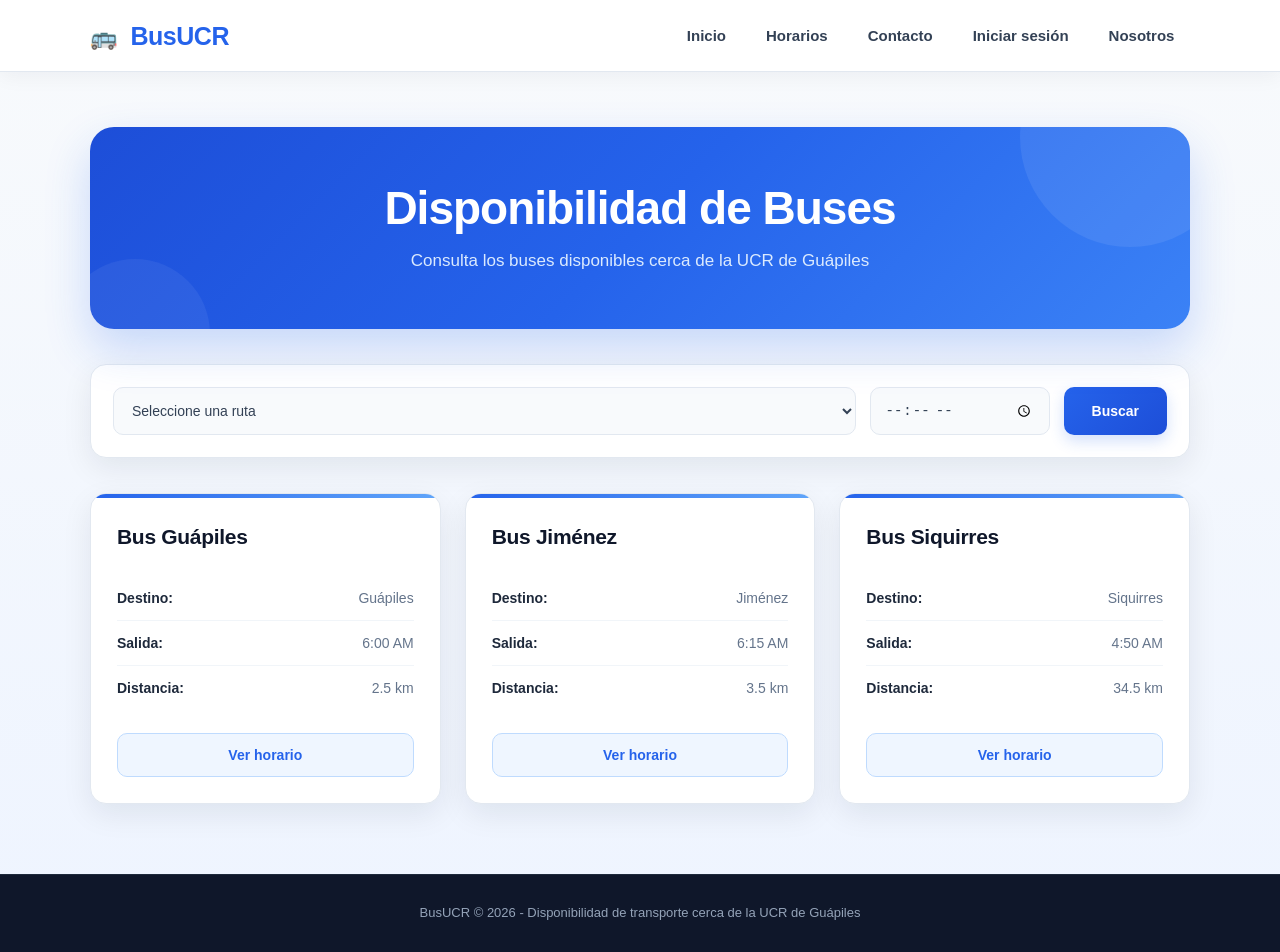
<file: index.html>
<!DOCTYPE html>
<html lang="es">

<head>

    <meta charset="UTF-8">

    <meta name="viewport" content="width=device-width, initial-scale=1.0">

    <title>BusUCR</title>

    <!-- Importación del archivo CSS -->
    <link rel="stylesheet" href="css/style.css">

</head>

<body>


    <nav class="navbar">

        <div class="logo">
            BusUCR
        </div>

        <ul>

            <li>
                <a href="index.html">
                    Inicio
                </a>
            </li>

            <li>
                <a href="horarios.html">
                    Horarios
                </a>
            </li>

            <li>
                <a href="contacto.html">
                    Contacto
                </a>
            </li>

            <li>
                <a href="login.html" class="btn-login">
                    Iniciar sesión
                </a>
            </li>

            <li>
                <a href="nosotros.html">
                    Nosotros
                </a>
            </li>

        </ul>

    </nav>

    <!-- ==============================
         ENCABEZADO
    ============================== -->

    <header class="header">

        <h1>
            Disponibilidad de Buses
        </h1>

        <p>
            Consulta los buses disponibles cerca de la UCR de Guápiles
        </p>

    </header>


    <!-- ==============================
         CONTENIDO PRINCIPAL
    ============================== -->

    <main class="container">


        <!-- FILTROS -->

        <div class="filters">

            <select id="select-ruta">

                <option value="">
                    Seleccione una ruta
                </option>

               <option value="guapiles">
                    Guápiles - UCR
                </option>

                <option value="jimenez">
                    Jiménez - UCR
                </option>

                <option value="siquirres">
                    Siquirres - UCR
                </option>

            </select>


            <input type="time" id="input-hora-index">


            <button class="btn-search" onclick="buscarHorarioEspecifico()">
                Buscar
            </button>

        </div>


        <!-- ==============================
             BUSES
        ============================== -->

        <div class="bus-container">


            <!-- BUS 1 : Guápiles-->

            <div class="bus-card">

                <h2>
                    Bus Guápiles
                </h2>


                <p class="bus-info">

                    <strong>
                        Destino:
                    </strong>

                   Guápiles

                </p>


                <p class="bus-info">

                    <strong>
                        Salida:
                    </strong>

                    6:00 AM

                </p>


                <p class="bus-info">

                    <strong>
                        Distancia:
                    </strong>

                    2.5 km

                </p>

                <button class="btn-schedule" onclick="seleccionarRuta('guapiles')">

                    Ver horario

                </button>

            </div>


            <!-- BUS 2 -->

            <div class="bus-card">

                <h2>
                    Bus Jiménez
                </h2>


                <p class="bus-info">

                    <strong>
                        Destino:
                    </strong>

                    Jiménez

                </p>


                <p class="bus-info">

                    <strong>
                        Salida:
                    </strong>

                    6:15 AM

                </p>


                <p class="bus-info">

                    <strong>
                        Distancia:
                    </strong>

                    3.5 km

                </p>


                <button class="btn-schedule" onclick="seleccionarRuta('jimenez')">

                    Ver horario

                </button>

            </div>


            <!-- BUS 3 -->

            <div class="bus-card">

                <h2>
                    Bus Siquirres
                </h2>


                <p class="bus-info">

                    <strong>
                        Destino:
                    </strong>

                    Siquirres

                </p>


                <p class="bus-info">

                    <strong>
                        Salida:
                    </strong>

                    4:50 AM

                </p>


                <p class="bus-info">

                    <strong>
                        Distancia:
                    </strong>

                    34.5 km

                </p>

                <button class="btn-schedule" onclick="seleccionarRuta('siquirres')">

                    Ver horario

                </button>

            </div>


        </div>

    </main>


    <!-- ==============================
         FOOTER
    ============================== -->

    <footer>

        <p>
            BusUCR © 2026 -
            Disponibilidad de transporte cerca de la UCR de Guápiles
        </p>

    </footer>
<script>
    // Función para los botones "Ver horario" de las tarjetas
    function seleccionarRuta(ruta) {
        localStorage.setItem('rutaSeleccionada', ruta);
        localStorage.removeItem('horaBuscada'); // Limpiamos hora por si acaso
        window.location.href = 'horarios.html';
    }

    // NUEVA: Función para el buscador principal de la parte de arriba
    function buscarHorarioEspecifico() {
        const rutaSeleccionada = document.getElementById('select-ruta').value;
        const horaIngresada = document.getElementById('input-hora-index').value;

        // Validación de que seleccione una ruta obligatoriamente
        if (!rutaSeleccionada) {
            alert('Por favor, selecciona una ruta válida.');
            return;
        }

        // Guardamos la ruta en la memoria
        localStorage.setItem('rutaSeleccionada', rutaSeleccionada);

        // Si el usuario digitó una hora, la guardamos también; si la dejó vacía, la borramos
        if (horaIngresada) {
            localStorage.setItem('horaBuscada', horaIngresada);
        } else {
            localStorage.removeItem('horaBuscada');
        }

        // Redirigimos a la página de horarios
        window.location.href = 'horarios.html';
    }
</script>

</body>

</html>
</file>
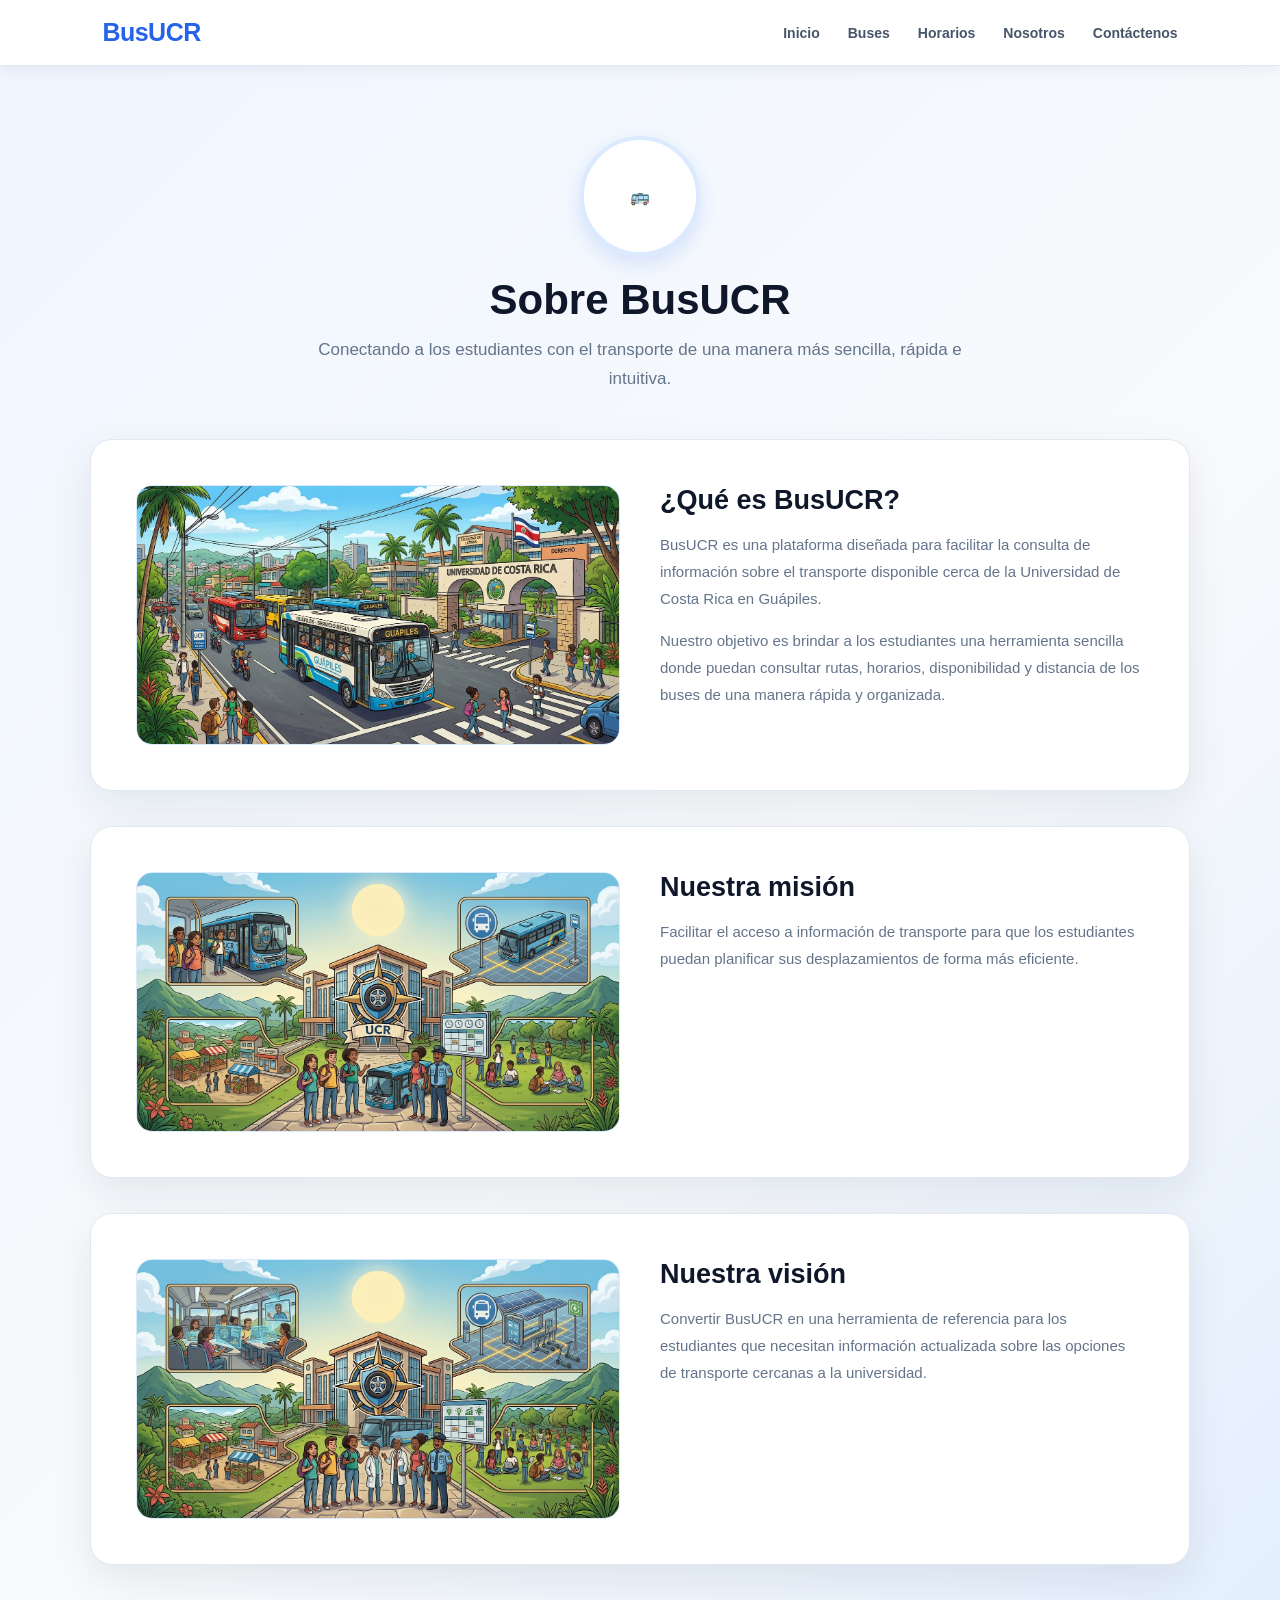
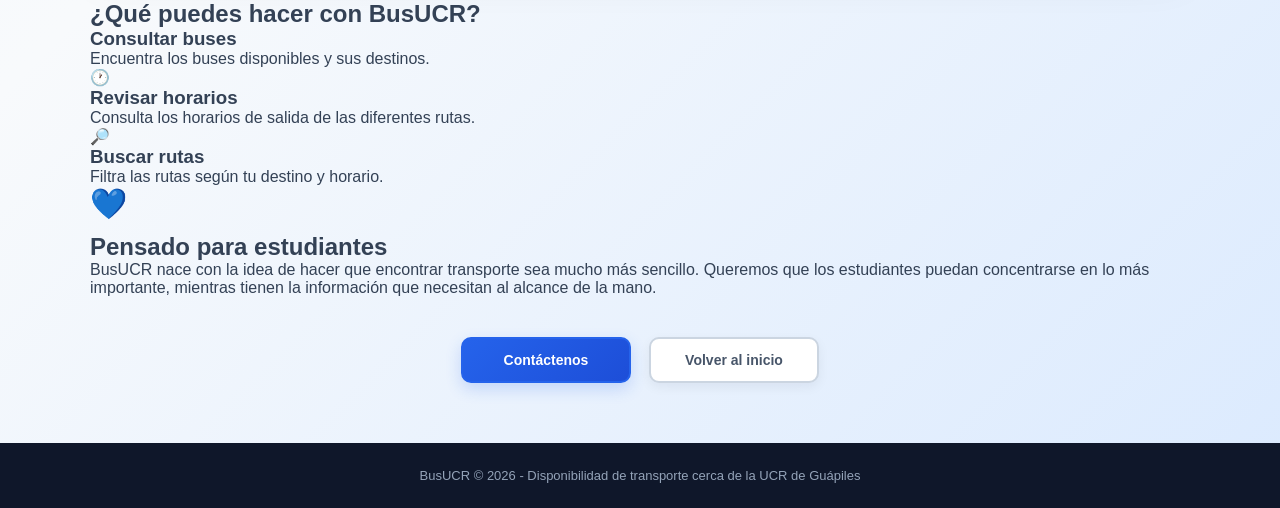
<file: nosotros.html>
<!DOCTYPE html>
<html lang="es">

<head>

    <meta charset="UTF-8">

    <meta
        name="viewport"
        content="width=device-width, initial-scale=1.0"
    >

    <title>Nosotros | BusUCR</title>

    <!-- CSS de Nosotros -->
    <link
        rel="stylesheet"
        href="css/styleNosotros.css"
    >

</head>


<body class="nosotros-page">


    <!-- ==============================
         NAVEGACIÓN
    =============================== -->

    <nav class="navbar">

        <div class="logo">
            BusUCR
        </div>

        <ul>

            <li>
                <a href="index.html">
                    Inicio
                </a>
            </li>

            <li>
                <a href="index.html#buses">
                    Buses
                </a>
            </li>

            <li>
                <a href="#">
                    Horarios
                </a>
            </li>

            <li>
                <a href="nosotros.html">
                    Nosotros
                </a>
            </li>

            <li>
                <a href="contacto.html">
                    Contáctenos
                </a>
            </li>

        </ul>

    </nav>


    <!-- ==============================
         ENCABEZADO
    =============================== -->

    <header class="nosotros-header">

        <div class="nosotros-icon">
            🚌
        </div>

        <h1>
            Sobre BusUCR
        </h1>

        <p>
            Conectando a los estudiantes con el transporte
            de una manera más sencilla, rápida e intuitiva.
        </p>

    </header>


    <!-- ==============================
         CONTENIDO PRINCIPAL
    =============================== -->

    <main class="nosotros-container">


        <!-- ==============================
             ¿QUÉ ES BUSUCR?
        =============================== -->

        <section class="nosotros-card">

            <div class="card-icon">
                <img src="img/busUCR.jfif" alt="BusUCR">
            </div>

            <div class="card-content">

                <h2>
                    ¿Qué es BusUCR?
                </h2>

                <p>
                    BusUCR es una plataforma diseñada para facilitar
                    la consulta de información sobre el transporte
                    disponible cerca de la Universidad de Costa Rica
                    en Guápiles.
                </p>

                <p>
                    Nuestro objetivo es brindar a los estudiantes
                    una herramienta sencilla donde puedan consultar
                    rutas, horarios, disponibilidad y distancia de
                    los buses de una manera rápida y organizada.
                </p>

            </div>

        </section>


        <!-- ==============================
             NUESTRA MISIÓN
        =============================== -->

        <section class="nosotros-card">

            <div class="card-icon">
                <img src="img/mision.jfif" alt="MisionBusUCR">
            </div>

            <div class="card-content">

                <h2>
                    Nuestra misión
                </h2>

                <p>
                    Facilitar el acceso a información de transporte
                    para que los estudiantes puedan planificar sus
                    desplazamientos de forma más eficiente.
                </p>

            </div>

        </section>


        <!-- ==============================
             NUESTRA VISIÓN
        =============================== -->

        <section class="nosotros-card">

            <div class="card-icon">
                <img src="img/vision.jfif" alt="VisionBusUCR">
            </div>

            <div class="card-content">

                <h2>
                    Nuestra visión
                </h2>

                <p>
                    Convertir BusUCR en una herramienta de referencia
                    para los estudiantes que necesitan información
                    actualizada sobre las opciones de transporte
                    cercanas a la universidad.
                </p>

            </div>

        </section>


        <!-- ==============================
             ¿QUÉ OFRECEMOS?
        =============================== -->

        <section class="servicios-section">

            <h2>
                ¿Qué puedes hacer con BusUCR?
            </h2>

            <div class="servicios-container">


                <div class="servicio-card">

                    <div class="servicio-icon">
                    
                    </div>

                    <h3>
                        Consultar buses
                    </h3>

                    <p>
                        Encuentra los buses disponibles
                        y sus destinos.
                    </p>

                </div>


                <div class="servicio-card">

                    <div class="servicio-icon">
                        🕐
                    </div>

                    <h3>
                        Revisar horarios
                    </h3>

                    <p>
                        Consulta los horarios de salida
                        de las diferentes rutas.
                    </p>

                </div>


                <div class="servicio-card">

                    <div class="servicio-icon">
                        🔎
                    </div>

                    <h3>
                        Buscar rutas
                    </h3>

                    <p>
                        Filtra las rutas según tu destino
                        y horario.
                    </p>

                </div>

            </div>

        </section>

        <!-- ==============================
             OBJETIVO
        =============================== -->

        <section class="objetivo-card">

            <div class="objetivo-icon">
                💙
            </div>

            <h2>
                Pensado para estudiantes
            </h2>

            <p>
                BusUCR nace con la idea de hacer que encontrar
                transporte sea mucho más sencillo. Queremos que
                los estudiantes puedan concentrarse en lo más
                importante, mientras tienen la información que
                necesitan al alcance de la mano.
            </p>

        </section>


        <!-- ==============================
             BOTÓN CONTACTO
        =============================== -->

        <div class="nosotros-actions">

            <a
                href="contacto.html"
                class="btn-nosotros"
            >
                Contáctenos
            </a>

            <a
                href="index.html"
                class="btn-secundario"
            >
                Volver al inicio
            </a>

        </div>

    </main>


    <!-- ==============================
         FOOTER
    =============================== -->

    <footer>

        <p>
            BusUCR © 2026 -
            Disponibilidad de transporte cerca de la UCR de Guápiles
        </p>

    </footer>


</body>

</html>
</file>
<file: css/style.css>
/* =========================================================
   BUSUCR - DISEÑO MODERNO
   Disponibilidad de transporte UCR Guápiles
========================================================= */


/* =========================================================
   VARIABLES
========================================================= */

:root {

    --primary: #2563eb;
    --primary-dark: #1d4ed8;
    --primary-light: #eff6ff;

    --green: #16a34a;
    --green-light: #dcfce7;

    --yellow: #d97706;
    --yellow-light: #fef3c7;

    --red: #dc2626;
    --red-light: #fee2e2;

    --dark: #0f172a;
    --dark-secondary: #1e293b;

    --text: #334155;
    --text-light: #64748b;

    --background: #f8fafc;
    --white: #ffffff;

    --border: #e2e8f0;

    --shadow:
        0 10px 30px rgba(15, 23, 42, 0.08);

    --shadow-hover:
        0 18px 40px rgba(15, 23, 42, 0.14);

    --radius: 16px;
}


/* =========================================================
   RESET
========================================================= */

* {
    margin: 0;
    padding: 0;
    box-sizing: border-box;
}

html {
    scroll-behavior: smooth;
}

body {

    font-family:
        Inter,
        "Segoe UI",
        Roboto,
        Arial,
        sans-serif;

    background:
        linear-gradient(
            180deg,
            #f8fafc 0%,
            #eef4ff 100%
        );

    color: var(--text);

    min-height: 100vh;

    line-height: 1.6;
}


/* =========================================================
   NAVBAR
========================================================= */

.navbar {

    width: 100%;

    min-height: 72px;

    padding: 0 7%;

    display: flex;

    align-items: center;

    justify-content: space-between;

    background:
        rgba(255, 255, 255, 0.92);

    border-bottom: 1px solid var(--border);

    position: sticky;

    top: 0;

    z-index: 1000;

    backdrop-filter: blur(14px);

    -webkit-backdrop-filter: blur(14px);

    box-shadow:
        0 4px 20px rgba(15, 23, 42, 0.05);
}


/* LOGO */

.logo {

    color: var(--primary);

    font-size: 25px;

    font-weight: 800;

    letter-spacing: -0.5px;

    cursor: pointer;
}

.logo::before {

    content: "🚌";

    margin-right: 8px;

    font-size: 22px;
}


/* MENU */

.navbar ul {

    list-style: none;

    display: flex;

    align-items: center;

    gap: 8px;
}

.navbar li {
    position: relative;
}

.navbar a {

    display: block;

    padding: 10px 16px;

    color: var(--text);

    text-decoration: none;

    font-size: 15px;

    font-weight: 600;

    border-radius: 10px;

    transition:
        color 0.25s ease,
        background-color 0.25s ease,
        transform 0.25s ease;
}

.navbar a:hover {

    color: var(--primary);

    background-color: var(--primary-light);

    transform: translateY(-1px);
}


/* =========================================================
   HEADER / HERO
========================================================= */

.header {

    width: 90%;

    max-width: 1100px;

    margin: 55px auto 35px;

    padding: 55px 30px;

    text-align: center;

    border-radius: 24px;

    color: white;

    background:
        linear-gradient(
            135deg,
            #1d4ed8,
            #2563eb 50%,
            #3b82f6
        );

    position: relative;

    overflow: hidden;

    box-shadow:
        0 20px 45px rgba(37, 99, 235, 0.22);
}


/* Decoraciones del header */

.header::before {

    content: "";

    position: absolute;

    width: 220px;

    height: 220px;

    border-radius: 50%;

    background:
        rgba(255, 255, 255, 0.08);

    top: -100px;

    right: -50px;
}

.header::after {

    content: "";

    position: absolute;

    width: 150px;

    height: 150px;

    border-radius: 50%;

    background:
        rgba(255, 255, 255, 0.06);

    bottom: -80px;

    left: -30px;
}

.header h1 {

    position: relative;

    z-index: 2;

    font-size: clamp(30px, 5vw, 46px);

    line-height: 1.15;

    margin-bottom: 12px;

    font-weight: 800;

    letter-spacing: -1px;
}

.header p {

    position: relative;

    z-index: 2;

    color: #dbeafe;

    font-size: 17px;

    max-width: 650px;

    margin: auto;
}


/* =========================================================
   CONTENEDOR
========================================================= */

.container {

    width: 90%;

    max-width: 1100px;

    margin: auto;

    padding-bottom: 70px;
}


/* =========================================================
   FILTROS
========================================================= */

.filters {

    background-color: var(--white);

    border: 1px solid var(--border);

    border-radius: var(--radius);

    padding: 22px;

    display: grid;

    grid-template-columns:
        1fr 180px auto;

    gap: 14px;

    align-items: center;

    margin-bottom: 35px;

    box-shadow: var(--shadow);
}


/* SELECT E INPUT */

.filters select,
.filters input {

    width: 100%;

    height: 48px;

    padding: 0 14px;

    background-color: #f8fafc;

    border: 1px solid var(--border);

    border-radius: 10px;

    color: var(--text);

    font-size: 14px;

    font-weight: 500;

    outline: none;

    cursor: pointer;

    transition:
        border-color 0.25s ease,
        box-shadow 0.25s ease,
        background-color 0.25s ease;
}

.filters select:hover,
.filters input:hover {

    background-color: white;

    border-color: #cbd5e1;
}

.filters select:focus,
.filters input:focus {

    background-color: white;

    border-color: var(--primary);

    box-shadow:
        0 0 0 4px rgba(37, 99, 235, 0.10);
}


/* =========================================================
   BOTÓN BUSCAR
========================================================= */

.btn-search {

    height: 48px;

    padding: 0 28px;

    border: none;

    border-radius: 10px;

    background:
        linear-gradient(
            135deg,
            var(--primary),
            var(--primary-dark)
        );

    color: white;

    font-size: 14px;

    font-weight: 700;

    cursor: pointer;

    box-shadow:
        0 6px 15px rgba(37, 99, 235, 0.20);

    transition:
        transform 0.25s ease,
        box-shadow 0.25s ease,
        background 0.25s ease;
}

.btn-search:hover {

    transform: translateY(-2px);

    box-shadow:
        0 10px 22px rgba(37, 99, 235, 0.30);
}

.btn-search:active {

    transform: translateY(0);
}


/* =========================================================
   CONTENEDOR DE BUSES
========================================================= */

.bus-container {

    display: grid;

    grid-template-columns:
        repeat(3, 1fr);

    gap: 24px;
}


/* =========================================================
   TARJETA DE BUS
========================================================= */

.bus-card {

    background-color: var(--white);

    border: 1px solid var(--border);

    border-radius: var(--radius);

    padding: 26px;

    position: relative;

    overflow: hidden;

    box-shadow: var(--shadow);

    transition:
        transform 0.3s ease,
        box-shadow 0.3s ease,
        border-color 0.3s ease;
}


/* Línea superior */

.bus-card::before {

    content: "";

    position: absolute;

    top: 0;

    left: 0;

    width: 100%;

    height: 4px;

    background:
        linear-gradient(
            90deg,
            var(--primary),
            #60a5fa
        );
}


/* Hover */

.bus-card:hover {

    transform: translateY(-7px);

    box-shadow: var(--shadow-hover);

    border-color: #bfdbfe;
}


/* =========================================================
   TÍTULO DEL BUS
========================================================= */

.bus-card h2 {

    color: var(--dark);

    font-size: 21px;

    font-weight: 750;

    margin-bottom: 22px;

    letter-spacing: -0.3px;
}


/* =========================================================
   INFORMACIÓN
========================================================= */

.bus-info {

    display: flex;

    justify-content: space-between;

    align-items: center;

    gap: 15px;

    padding: 11px 0;

    border-bottom: 1px solid #f1f5f9;

    color: var(--text-light);

    font-size: 14px;
}

.bus-info:last-of-type {

    border-bottom: none;
}

.bus-info strong {

    color: var(--dark-secondary);

    font-weight: 700;
}


/* =========================================================
   ESTADOS
========================================================= */

.status {

    display: inline-flex;

    align-items: center;

    gap: 7px;

    margin-top: 20px;

    padding: 7px 12px;

    border-radius: 999px;

    font-size: 12px;

    font-weight: 750;
}


/* Punto indicador */

.status::before {

    content: "";

    width: 7px;

    height: 7px;

    border-radius: 50%;

    display: inline-block;
}


/* DISPONIBLE */

.status.available {

    color: var(--green);

    background-color: var(--green-light);
}

.status.available::before {

    background-color: var(--green);

    box-shadow:
        0 0 0 3px rgba(22, 163, 74, 0.12);
}


/* POCOS ESPACIOS */

.status.limited {

    color: var(--yellow);

    background-color: var(--yellow-light);
}

.status.limited::before {

    background-color: var(--yellow);

    box-shadow:
        0 0 0 3px rgba(217, 119, 6, 0.12);
}


/* NO DISPONIBLE */

.status.unavailable {

    color: var(--red);

    background-color: var(--red-light);
}

.status.unavailable::before {

    background-color: var(--red);

    box-shadow:
        0 0 0 3px rgba(220, 38, 38, 0.12);
}


/* =========================================================
   BOTÓN HORARIO
========================================================= */

.btn-schedule {

    width: 100%;

    height: 44px;

    margin-top: 22px;

    border: 1px solid #bfdbfe;

    border-radius: 10px;

    background-color: var(--primary-light);

    color: var(--primary);

    font-size: 14px;

    font-weight: 700;

    cursor: pointer;

    transition:
        background-color 0.25s ease,
        color 0.25s ease,
        transform 0.25s ease,
        border-color 0.25s ease;
}

.btn-schedule:hover {

    background-color: var(--primary);

    color: white;

    border-color: var(--primary);

    transform: translateY(-2px);
}


/* =========================================================
   FOOTER
========================================================= */

footer {

    background-color: var(--dark);

    color: #94a3b8;

    text-align: center;

    padding: 28px 20px;

    border-top:
        1px solid #1e293b;
}

footer p {

    font-size: 13px;

    margin: 0;

    max-width: 800px;

    margin-inline: auto;
}


/* =========================================================
   TABLET
========================================================= */

@media (max-width: 900px) {

    .bus-container {

        grid-template-columns:
            repeat(2, 1fr);
    }

    .filters {

        grid-template-columns:
            1fr 1fr;
    }

    .btn-search {

        width: 100%;
    }

}


/* =========================================================
   MÓVIL
========================================================= */

@media (max-width: 650px) {

    .navbar {

        padding: 15px 5%;

        flex-direction: column;

        gap: 12px;
    }

    .navbar ul {

        width: 100%;

        justify-content: center;

        flex-wrap: wrap;

        gap: 4px;
    }

    .navbar a {

        padding: 8px 11px;

        font-size: 13px;
    }


    .header {

        width: 92%;

        margin-top: 30px;

        padding: 45px 20px;

        border-radius: 20px;
    }

    .header h1 {

        font-size: 31px;
    }

    .header p {

        font-size: 15px;
    }


    .container {

        width: 92%;
    }


    .filters {

        grid-template-columns: 1fr;

        padding: 18px;
    }


    .bus-container {

        grid-template-columns: 1fr;

        gap: 18px;
    }


    .bus-card {

        padding: 23px;
    }

}


/* =========================================================
   MÓVIL PEQUEÑO
========================================================= */

@media (max-width: 400px) {

    .logo {

        font-size: 22px;
    }

    .navbar ul {

        gap: 0;
    }

    .navbar a {

        padding: 7px 8px;

        font-size: 12px;
    }

    .header h1 {

        font-size: 27px;
    }

    .bus-card h2 {

        font-size: 19px;
    }

}
</file>
<file: css/styleNosotros.css>
/* =========================================================
   BUSUCR - NOSOTROS
========================================================= */

* {
    margin: 0;
    padding: 0;
    box-sizing: border-box;
}


/* =========================================================
   BODY
========================================================= */

body {
    font-family:
        "Segoe UI",
        Arial,
        sans-serif;

    background:
        linear-gradient(
            135deg,
            #eff6ff,
            #f8fafc,
            #dbeafe
        );

    color: #334155;

    min-height: 100vh;
}


/* =========================================================
   NAVBAR
========================================================= */

.navbar {
    width: 100%;

    display: flex;

    align-items: center;

    justify-content: space-between;

    padding: 18px 8%;

    background: #ffffff;

    border-bottom: 1px solid #e2e8f0;

    box-shadow:
        0 4px 15px rgba(15, 23, 42, 0.06);

    position: sticky;

    top: 0;

    z-index: 100;
}


.logo {
    color: #2563eb;

    font-size: 25px;

    font-weight: 800;

    letter-spacing: -0.5px;
}


.navbar ul {
    display: flex;

    align-items: center;

    gap: 28px;

    list-style: none;
}


.navbar ul li a {
    color: #475569;

    text-decoration: none;

    font-size: 14px;

    font-weight: 600;

    transition:
        color 0.25s,
        transform 0.25s;
}


.navbar ul li a:hover {
    color: #2563eb;

    transform: translateY(-1px);
}


/* =========================================================
   ENCABEZADO
========================================================= */

.nosotros-header {
    text-align: center;

    padding: 70px 20px 45px;
}


.nosotros-header h1 {
    color: #0f172a;

    font-size: 42px;

    font-weight: 800;

    margin-bottom: 12px;
}


.nosotros-header p {
    max-width: 700px;

    margin: 0 auto;

    color: #64748b;

    font-size: 17px;

    line-height: 1.7;
}


/* =========================================================
   CONTENEDOR PRINCIPAL
========================================================= */

.nosotros-container {
    width: 90%;

    max-width: 1100px;

    margin: 0 auto 60px;
}


/* =========================================================
   SECCIÓN PRINCIPAL
========================================================= */

.nosotros-card {
    display: grid;

    grid-template-columns: 1fr 1fr;

    gap: 40px;

    background: #ffffff;

    padding: 45px;

    border-radius: 22px;

    border: 1px solid #e2e8f0;

    box-shadow:
        0 15px 40px rgba(15, 23, 42, 0.08);

    margin-bottom: 35px;
}


.nosotros-card h2 {
    color: #0f172a;

    font-size: 27px;

    margin-bottom: 15px;
}


.nosotros-card p {
    color: #64748b;

    font-size: 15px;

    line-height: 1.8;

    margin-bottom: 15px;
}


/* =========================================================
   IMAGEN DEL ENCABEZADO
========================================================= */

.nosotros-icon {
    width: 120px;
    height: 120px;

    margin: 0 auto 20px;

    display: flex;
    align-items: center;
    justify-content: center;

    background: #ffffff;

    border-radius: 50%;

    overflow: hidden;

    border: 4px solid #dbeafe;

    box-shadow:
        0 8px 20px rgba(37, 99, 235, 0.15);
}


.nosotros-icon img {
    width: 100%;
    height: 100%;

    object-fit: cover;

    display: block;
}


/* =========================================================
   MISIÓN Y VISIÓN
========================================================= */

.info-grid {
    display: grid;

    grid-template-columns:
        repeat(2, 1fr);

    gap: 25px;

    margin-bottom: 35px;
}


.info-card {
    background: #ffffff;

    padding: 30px;

    border-radius: 18px;

    border: 1px solid #e2e8f0;

    box-shadow:
        0 10px 30px rgba(15, 23, 42, 0.06);

    transition:
        transform 0.25s,
        box-shadow 0.25s;
}


.info-card:hover {
    transform: translateY(-5px);

    box-shadow:
        0 15px 35px rgba(15, 23, 42, 0.10);
}


.info-card h2 {
    color: #2563eb;

    font-size: 22px;

    margin-bottom: 12px;
}


.info-card p {
    color: #64748b;

    font-size: 14px;

    line-height: 1.7;
}


/* =========================================================
   OBJETIVOS
========================================================= */

.objetivos {
    background: #ffffff;

    padding: 35px;

    border-radius: 20px;

    border: 1px solid #e2e8f0;

    box-shadow:
        0 10px 30px rgba(15, 23, 42, 0.06);

    margin-bottom: 35px;
}


.objetivos h2 {
    text-align: center;

    color: #0f172a;

    font-size: 27px;

    margin-bottom: 25px;
}


.objetivos-grid {
    display: grid;

    grid-template-columns:
        repeat(3, 1fr);

    gap: 20px;
}


.objetivo {
    text-align: center;

    padding: 25px 18px;

    border-radius: 15px;

    background: #f8fafc;

    border: 1px solid #e2e8f0;
}


.objetivo-icon {
    font-size: 30px;

    margin-bottom: 12px;
}


.objetivo h3 {
    color: #1e293b;

    font-size: 17px;

    margin-bottom: 8px;
}


.objetivo p {
    color: #64748b;

    font-size: 13px;

    line-height: 1.6;
}


/* =========================================================
   EQUIPO
========================================================= */

.equipo {
    text-align: center;

    background:
        linear-gradient(
            135deg,
            #2563eb,
            #1d4ed8
        );

    color: white;

    padding: 45px 30px;

    border-radius: 22px;

    box-shadow:
        0 15px 35px rgba(37, 99, 235, 0.20);
}


.equipo h2 {
    font-size: 28px;

    margin-bottom: 12px;
}


.equipo p {
    max-width: 700px;

    margin: 0 auto 25px;

    font-size: 15px;

    line-height: 1.7;

    color: #dbeafe;
}


/* =========================================================
   BOTONES FINALES
========================================================= */

.nosotros-actions {
    display: flex;
    justify-content: center;
    align-items: center;
    gap: 18px;
    margin: 40px auto 20px;
    flex-wrap: wrap;
}


/* =========================================================
   BOTÓN CONTÁCTENOS
========================================================= */

.btn-nosotros {
    display: inline-flex;
    align-items: center;
    justify-content: center;

    min-width: 170px;
    padding: 13px 25px;

    background: linear-gradient(
        135deg,
        #2563eb,
        #1d4ed8
    );

    color: #ffffff;

    border: 2px solid #2563eb;
    border-radius: 10px;

    text-decoration: none;

    font-size: 14px;
    font-weight: 700;

    box-shadow:
        0 6px 16px rgba(37, 99, 235, 0.20);

    transition:
        transform 0.25s ease,
        box-shadow 0.25s ease,
        background 0.25s ease;
}


.btn-nosotros:hover {
    transform: translateY(-2px);

    background: linear-gradient(
        135deg,
        #1d4ed8,
        #1e40af
    );

    box-shadow:
        0 9px 22px rgba(37, 99, 235, 0.30);
}


.btn-nosotros:active {
    transform: translateY(0);

    box-shadow:
        0 4px 10px rgba(37, 99, 235, 0.20);
}


/* =========================================================
   BOTÓN VOLVER AL INICIO
========================================================= */

.btn-secundario {
    display: inline-flex;
    align-items: center;
    justify-content: center;

    min-width: 170px;
    padding: 13px 25px;

    background: #ffffff;

    color: #475569;

    border: 2px solid #cbd5e1;
    border-radius: 10px;

    text-decoration: none;

    font-size: 14px;
    font-weight: 700;

    box-shadow:
        0 4px 12px rgba(15, 23, 42, 0.06);

    transition:
        transform 0.25s ease,
        color 0.25s ease,
        border-color 0.25s ease,
        background-color 0.25s ease,
        box-shadow 0.25s ease;
}


.btn-secundario:hover {
    transform: translateY(-2px);

    color: #2563eb;

    background: #eff6ff;

    border-color: #93c5fd;

    box-shadow:
        0 7px 18px rgba(37, 99, 235, 0.12);
}


.btn-secundario:active {
    transform: translateY(0);

    box-shadow:
        0 3px 8px rgba(15, 23, 42, 0.08);
}


/* =========================================================
   FOOTER
========================================================= */

footer {
    background: #0f172a;

    color: #94a3b8;

    text-align: center;

    padding: 25px 20px;

    font-size: 13px;
}


footer p {
    margin: 0;
}


/* =========================================================
   RESPONSIVE
========================================================= */

@media (max-width: 800px) {

    .navbar {
        padding: 16px 5%;
    }


    .navbar ul {
        gap: 15px;
    }


    .navbar ul li a {
        font-size: 13px;
    }


    .nosotros-header {
        padding: 50px 20px 35px;
    }


    .nosotros-header h1 {
        font-size: 34px;
    }


    .nosotros-card {
        grid-template-columns: 1fr;

        padding: 30px;
    }


    .info-grid {
        grid-template-columns: 1fr;
    }


    .objetivos-grid {
        grid-template-columns: 1fr;
    }
}


@media (max-width: 500px) {

    .navbar {
        flex-direction: column;

        gap: 15px;
    }


    .navbar ul {
        flex-wrap: wrap;

        justify-content: center;
    }


    .nosotros-header h1 {
        font-size: 29px;
    }


    .nosotros-header p {
        font-size: 15px;
    }


    .nosotros-container {
        width: 92%;
    }


    .nosotros-card {
        padding: 25px 20px;

        border-radius: 16px;
    }


    .nosotros-card h2 {
        font-size: 23px;
    }


    .objetivos {
        padding: 25px 20px;
    }


    .equipo {
        padding: 35px 20px;
    }
}

@media (max-width: 500px) {

    .nosotros-actions {
        flex-direction: column;
        gap: 12px;
        margin-top: 30px;
    }

    .btn-nosotros,
    .btn-secundario {
        width: 100%;
        max-width: 280px;
    }

}

/* =========================================================
   IMÁGENES DE LAS TARJETAS
========================================================= */

.card-icon {
    width: 100%;
    height: 260px;

    display: flex;
    align-items: center;
    justify-content: center;

    background: #eff6ff;

    border-radius: 16px;

    overflow: hidden;

    border: 1px solid #dbeafe;
}


.card-icon img {
    width: 100%;
    height: 100%;

    object-fit: cover;

    display: block;

    transition:
        transform 0.35s ease;
}


.nosotros-card:hover .card-icon img {
    transform: scale(1.04);
}
</file>
